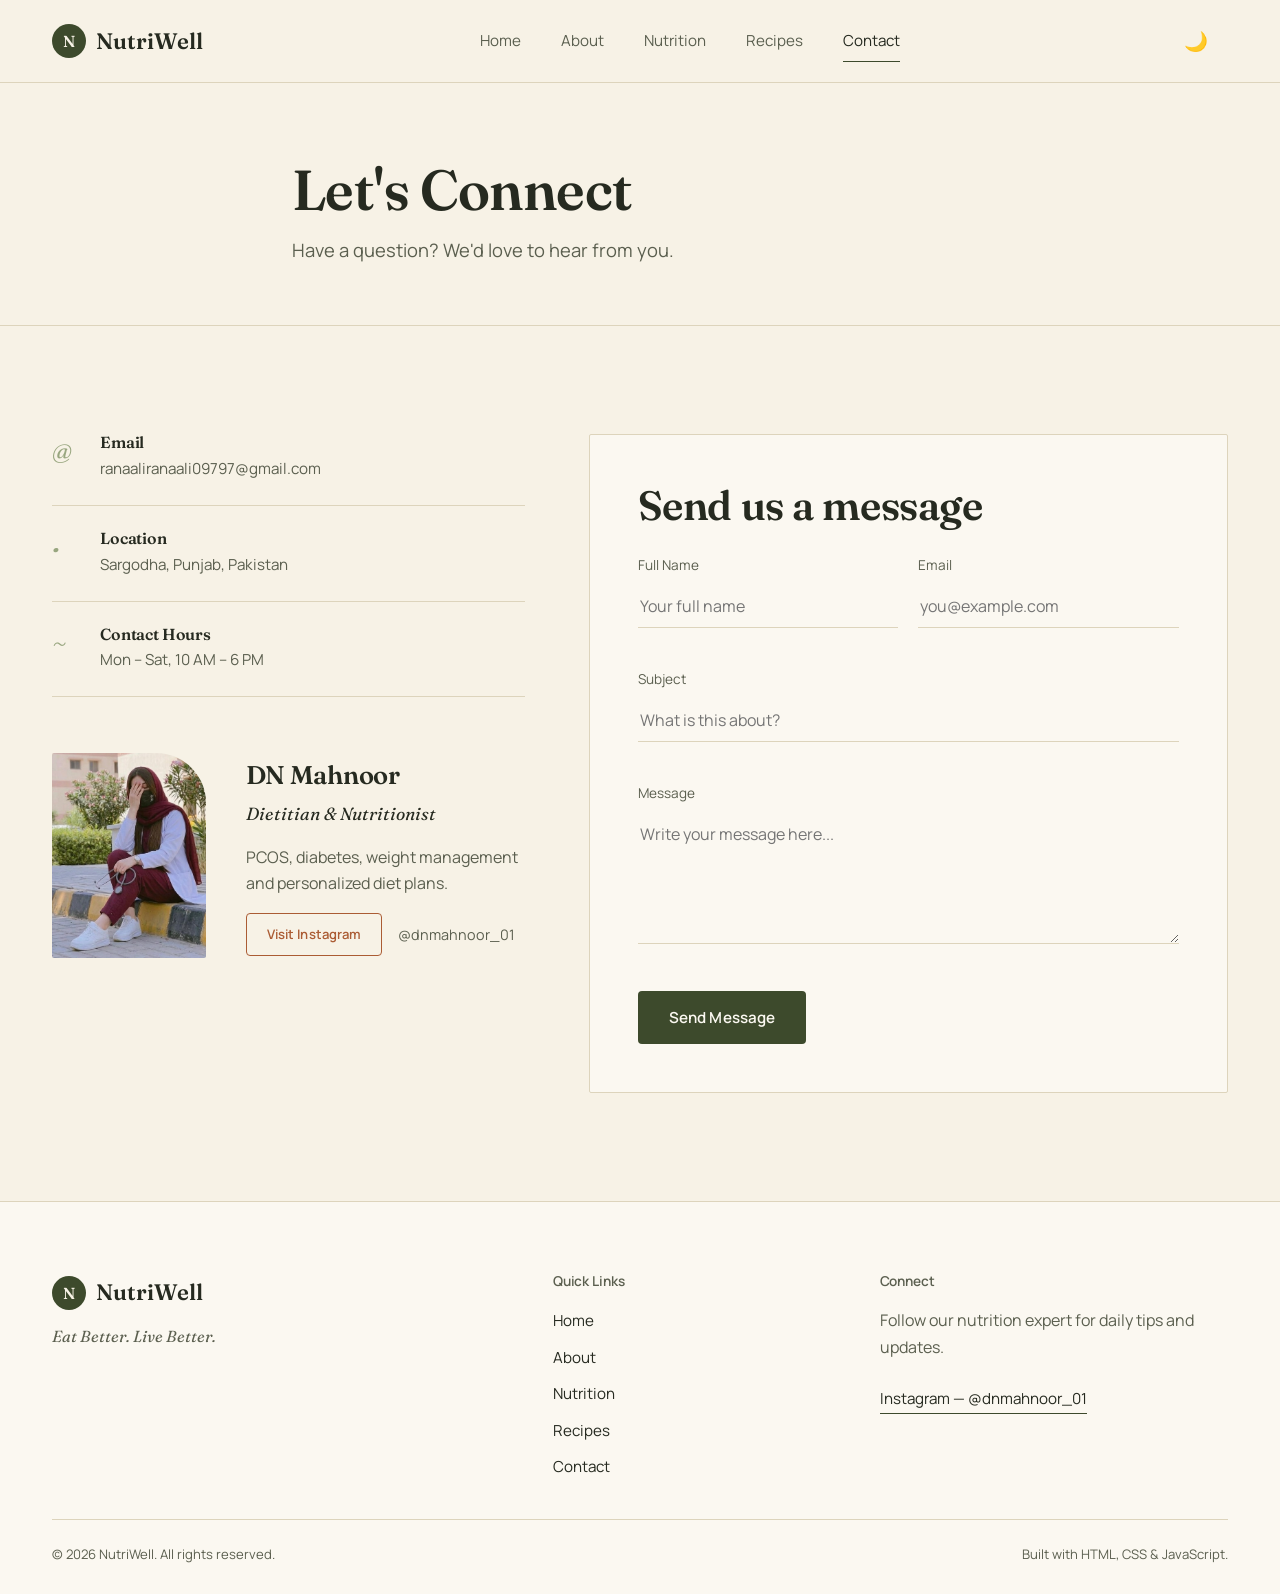
<file: contact.html>
<!DOCTYPE html>
<html lang="en">
<head>
  <meta charset="UTF-8">
  <meta name="viewport" content="width=device-width, initial-scale=1.0">
  <title>Contact — NutriWell</title>
  <meta name="description" content="Get in touch with NutriWell or connect with our featured nutrition expert, DN Mahnoor.">
  <link rel="preconnect" href="https://fonts.googleapis.com">
  <link href="https://fonts.googleapis.com/css2?family=Fraunces:ital,wght@0,500;0,600;1,500&family=Manrope:wght@400;500;600;700;800&display=swap" rel="stylesheet">
  <link rel="stylesheet" href="css/style.css">
</head>
<body>

  <header class="site-header">
    <div class="container navbar">
      <a href="index.html" class="logo"><span class="logo-mark">N</span>NutriWell</a>
      <nav class="nav-links" id="nav-links" aria-label="Main navigation">
        <a href="index.html">Home</a>
        <a href="about.html">About</a>
        <a href="nutrition.html">Nutrition</a>
        <a href="recipes.html">Recipes</a>
        <a href="contact.html" class="active">Contact</a>
      </nav>
      <button class="theme-toggle" id="theme-toggle" aria-label="Toggle dark mode">
        <span class="theme-icon">🌙</span>
      </button>
      <button class="hamburger" id="hamburger" aria-label="Toggle navigation menu" aria-expanded="false">
        <span></span><span></span><span></span>
      </button>
    </div>
  </header>

  <main>

    <section class="page-hero">
      <div class="container">
        <h1>Let's Connect</h1>
        <p>Have a question? We'd love to hear from you.</p>
      </div>
    </section>

    <!-- ============ CONTACT FORM + INFO ============ -->
    <section>
      <div class="container contact-layout">
        <div>
          <div class="contact-info-list">
            <div class="contact-info-row">
              <span class="contact-info-mark">@</span>
              <div>
                <h4>Email</h4>
                <p>ranaaliranaali09797@gmail.com</p>
              </div>
            </div>
            <div class="contact-info-row">
              <span class="contact-info-mark">&bull;</span>
              <div>
                <h4>Location</h4>
                <p>Sargodha, Punjab, Pakistan</p>
              </div>
            </div>
            <div class="contact-info-row">
              <span class="contact-info-mark">~</span>
              <div>
                <h4>Contact Hours</h4>
                <p>Mon – Sat, 10 AM – 6 PM</p>
              </div>
            </div>
          </div>

          <div class="expert-panel compact" style="margin-top:56px;">
            <div class="expert-photo">
              <img src="images/expert/dn-mahnoor.png" alt="Portrait of DN Mahnoor, Dietitian and Nutritionist" style="object-position: top center;">
            </div>
            <div class="expert-info">
              <h3>DN Mahnoor</h3>
              <p class="expert-title">Dietitian &amp; Nutritionist</p>
              <p class="expert-bio">PCOS, diabetes, weight management and personalized diet plans.</p>
              <div class="expert-social">
                <a href="https://www.instagram.com/dnmahnoor_01/" target="_blank" rel="noopener noreferrer" class="btn btn-clay btn-small">Visit Instagram</a>
                <span class="expert-handle">@dnmahnoor_01</span>
              </div>
            </div>
          </div>
        </div>

        <div class="contact-form-card">
          <h2>Send us a message</h2>
          <form id="contact-form" novalidate style="margin-top:26px;">
            <div class="form-row">
              <div class="form-group">
                <label for="contact-name">Full Name</label>
                <input type="text" id="contact-name" name="name" placeholder="Your full name">
                <span class="field-error" id="name-error"></span>
              </div>
              <div class="form-group">
                <label for="contact-email">Email</label>
                <input type="email" id="contact-email" name="email" placeholder="you@example.com">
                <span class="field-error" id="email-error"></span>
              </div>
            </div>
            <div class="form-group">
              <label for="contact-subject">Subject</label>
              <input type="text" id="contact-subject" name="subject" placeholder="What is this about?">
              <span class="field-error" id="subject-error"></span>
            </div>
            <div class="form-group">
              <label for="contact-message">Message</label>
              <textarea id="contact-message" name="message" rows="5" placeholder="Write your message here..."></textarea>
              <span class="field-error" id="message-error"></span>
            </div>
            <button type="submit" class="btn btn-primary">Send Message</button>
            <div class="form-success" id="form-success">
              <span aria-hidden="true">✓</span>
              <span>Thank you! Your message has been received.</span>
            </div>
          </form>
        </div>
      </div>
    </section>

  </main>

  <footer class="site-footer">
    <div class="container">
      <div class="footer-grid">
        <div class="footer-brand">
          <a href="index.html" class="logo"><span class="logo-mark">N</span>NutriWell</a>
          <p>Eat Better. Live Better.</p>
        </div>
        <div class="footer-col">
          <h4>Quick Links</h4>
          <ul>
            <li><a href="index.html">Home</a></li>
            <li><a href="about.html">About</a></li>
            <li><a href="nutrition.html">Nutrition</a></li>
            <li><a href="recipes.html">Recipes</a></li>
            <li><a href="contact.html">Contact</a></li>
          </ul>
        </div>
        <div class="footer-col">
          <h4>Connect</h4>
          <p>Follow our nutrition expert for daily tips and updates.</p>
          <a class="footer-social" href="https://www.instagram.com/dnmahnoor_01/" target="_blank" rel="noopener noreferrer">Instagram — @dnmahnoor_01</a>
        </div>
      </div>
      <div class="footer-bottom">
        <span>© 2026 NutriWell. All rights reserved.</span>
        <span>Built with HTML, CSS &amp; JavaScript.</span>
      </div>
    </div>
  </footer>

  <script src="js/script.js"></script>
</body>
</html>
</file>
<file: css/style.css>
/* =====================================================
   NutriWell — Editorial Wellness Stylesheet
   Vanilla CSS. Organized by feature/section.
   ===================================================== */

/* -----------------------------------------------------
   1. Design tokens
----------------------------------------------------- */
:root {
  /* Light Mode Colors */
  --ink: #262a20;            /* near-black, warm charcoal — primary text */
  --ink-soft: #5b5f4f;       /* secondary text on light backgrounds */
  --olive: #3d4a2c;          /* deep olive — primary brand color */
  --olive-dark: #2b3520;     /* darker olive — footer/forest sections */
  --sage: #98a67f;           /* soft sage — mid accents, borders on dark */
  --sage-pale: #dfe4d0;      /* pale sage tint */
  --cream: #f7f2e6;          /* warm cream — base page background */
  --paper: #fbf8f1;          /* slightly lighter paper tone */
  --beige: #efe7d4;          /* light beige — alternating section bg */
  --terracotta: #ab5c34;     /* muted terracotta/gold accent, used sparingly */
  --line: #ddd4bc;           /* hairline border on cream */
  --line-dark: rgba(247, 242, 230, 0.22); /* hairline on dark sections */
  --white: #ffffff;

  /* Typography */
  --font-serif: "Fraunces", "Iowan Old Style", Georgia, serif;
  --font-sans: "Manrope", "Segoe UI", sans-serif;

  /* Layout */
  --container: 1240px;
  --nav-height: 82px;
  --ease: cubic-bezier(0.22, 0.61, 0.36, 1);
}

/* Dark Mode Colors - Professional & Softer */
[data-theme="dark"] {
  --ink: #f5f4f1;            /* softer white text */
  --ink-soft: #d1cfc9;       /* warm secondary text */
  --olive: #8fbc72;          /* brighter olive for dark mode */
  --olive-dark: #6b9450;     /* olive dark variant */
  --sage: #a8b896;           /* softer sage */
  --sage-pale: #2d3328;      /* subtle sage background */
  --cream: #1e2019;          /* softer dark background */
  --paper: #252b21;          /* warm dark paper */
  --beige: #2a2f26;          /* warm dark beige */
  --terracotta: #e49470;     /* warmer terracotta */
  --line: #3d453a;           /* softer border color */
  --line-dark: rgba(213, 208, 196, 0.12); /* subtle light lines */
  --white: #1e2019;          /* matching dark background */
}

/* -----------------------------------------------------
   2. Reset & base
----------------------------------------------------- */
* {
  box-sizing: border-box;
}

html {
  scroll-behavior: smooth;
}

body {
  margin: 0;
  font-family: var(--font-sans);
  color: var(--ink);
  background: var(--cream);
  line-height: 1.65;
  -webkit-font-smoothing: antialiased;
  overflow-x: hidden;
}

img {
  max-width: 100%;
  display: block;
}

a {
  color: inherit;
  text-decoration: none;
}

ul, ol {
  margin: 0;
  padding: 0;
  list-style: none;
}

button {
  font-family: inherit;
  cursor: pointer;
  background: none;
  border: none;
}

input, textarea {
  font-family: inherit;
  font-size: 1rem;
}

h1, h2, h3, h4 {
  font-family: var(--font-serif);
  color: var(--ink);
  margin: 0;
  line-height: 1.1;
  font-weight: 600;
  letter-spacing: -0.01em;
}

h1 { font-size: clamp(2.6rem, 4.4vw, 3.9rem); }
h2 { font-size: clamp(2rem, 3.2vw, 2.75rem); }
h3 { font-size: clamp(1.35rem, 2vw, 1.65rem); font-weight: 600; }
h4 { font-size: 1.15rem; font-weight: 600; }

p {
  margin: 0 0 1rem;
  color: var(--ink-soft);
  max-width: 62ch;
}

p:last-child { margin-bottom: 0; }

.container {
  max-width: var(--container);
  margin: 0 auto;
  padding: 0 32px;
}

:focus-visible {
  outline: 2px solid var(--olive);
  outline-offset: 3px;
}

@media (prefers-reduced-motion: reduce) {
  * { animation-duration: 0.001ms !important; transition-duration: 0.001ms !important; }
}

section {
  padding: 108px 0;
}

.section-tight { padding: 72px 0; }

.section-cream { background: var(--beige); }

.section-forest {
  background: var(--olive-dark);
  color: var(--paper);
}

.section-forest p { color: rgba(251, 248, 241, 0.72); }

/* -----------------------------------------------------
   3. Section headings
----------------------------------------------------- */
.section-head {
  max-width: 640px;
  margin-bottom: 56px;
}

.section-head.center {
  max-width: 620px;
  margin-left: auto;
  margin-right: auto;
  text-align: center;
}

.section-head h2 {
  margin-top: 10px;
}

.section-head p {
  margin-top: 16px;
}

.section-head.center p { margin-left: auto; margin-right: auto; }

.section-kicker {
  font-family: var(--font-serif);
  font-style: italic;
  font-size: 1.05rem;
  color: var(--terracotta);
  display: block;
}

/* -----------------------------------------------------
   4. Buttons
----------------------------------------------------- */
.btn {
  display: inline-flex;
  align-items: center;
  justify-content: center;
  gap: 8px;
  padding: 15px 30px;
  border-radius: 4px;
  font-size: 0.95rem;
  font-weight: 600;
  letter-spacing: 0.01em;
  transition: background 0.3s var(--ease), color 0.3s var(--ease), border-color 0.3s var(--ease), transform 0.3s var(--ease);
  border: 1px solid transparent;
  white-space: nowrap;
}

.btn-primary {
  background: var(--olive);
  color: var(--paper);
}

.btn-primary:hover {
  background: var(--olive-dark);
}

.btn-outline {
  background: transparent;
  color: var(--olive);
  border-color: var(--olive);
}

.btn-outline:hover {
  background: var(--olive);
  color: var(--paper);
}

.btn-clay {
  background: transparent;
  color: var(--terracotta);
  border-color: var(--terracotta);
}

.btn-clay:hover {
  background: var(--terracotta);
  color: var(--paper);
}

.btn-small {
  padding: 10px 20px;
  font-size: 0.82rem;
}

/* On dark sections, outline buttons need light borders */
.section-forest .btn-outline {
  color: var(--paper);
  border-color: rgba(251, 248, 241, 0.5);
}

.section-forest .btn-outline:hover {
  background: var(--paper);
  color: var(--olive-dark);
}

/* -----------------------------------------------------
   5. Header & navigation
----------------------------------------------------- */
.site-header {
  position: sticky;
  top: 0;
  z-index: 100;
  background: rgba(247, 242, 230, 0.92);
  backdrop-filter: blur(10px);
  border-bottom: 1px solid var(--line);
  transition: background 0.3s var(--ease);
}

[data-theme="dark"] .site-header {
  background: rgba(30, 32, 25, 0.95);
  backdrop-filter: blur(12px);
  border-bottom: 1px solid var(--line);
}

.navbar {
  display: flex;
  align-items: center;
  justify-content: space-between;
  height: var(--nav-height);
}

.logo {
  font-family: var(--font-serif);
  font-size: 1.4rem;
  font-weight: 600;
  color: var(--ink);
  display: flex;
  align-items: center;
  gap: 10px;
  transition: color 0.3s var(--ease);
}

.logo-mark {
  width: 34px;
  height: 34px;
  border-radius: 50%;
  background: var(--olive);
  color: var(--cream);
  display: inline-flex;
  align-items: center;
  justify-content: center;
  font-size: 1rem;
  flex-shrink: 0;
  transition: background 0.3s var(--ease), color 0.3s var(--ease);
}

.nav-links {
  display: flex;
  align-items: center;
  gap: 40px;
}

.nav-links a {
  position: relative;
  font-size: 0.95rem;
  color: var(--ink-soft);
  padding: 6px 0;
  transition: color 0.25s var(--ease);
}

.nav-links a::after {
  content: "";
  position: absolute;
  left: 0;
  bottom: -2px;
  width: 0;
  height: 1px;
  background: var(--olive);
  transition: width 0.3s var(--ease);
}

.nav-links a:hover,
.nav-links a.active {
  color: var(--ink);
}

.nav-links a:hover::after,
.nav-links a.active::after {
  width: 100%;
}

/* Theme Toggle Button */
.theme-toggle {
  display: flex;
  align-items: center;
  justify-content: center;
  width: 40px;
  height: 40px;
  border-radius: 50%;
  background: var(--beige);
  border: 1px solid var(--line);
  cursor: pointer;
  transition: all 0.3s var(--ease);
  margin-right: 15px;
}

.theme-toggle:hover {
  background: var(--olive);
  transform: scale(1.1);
}

.theme-toggle:hover .theme-icon {
  filter: brightness(0) invert(1);
}

.theme-icon {
  font-size: 1.2rem;
  transition: all 0.3s var(--ease);
}

[data-theme="dark"] .theme-icon {
  content: "☀️";
}

/* Dark Mode Enhancements */
[data-theme="dark"] .btn-primary {
  background: var(--olive);
  color: var(--cream);
  border-color: var(--olive);
}

[data-theme="dark"] .btn-primary:hover {
  background: var(--olive-dark);
  border-color: var(--olive-dark);
}

[data-theme="dark"] .btn-outline {
  border-color: var(--line);
  color: var(--ink);
}

[data-theme="dark"] .btn-outline:hover {
  background: var(--sage-pale);
  border-color: var(--sage);
}

[data-theme="dark"] .recipe-card,
[data-theme="dark"] .food-card {
  background: var(--paper);
  border: 1px solid var(--line);
}

[data-theme="dark"] .modal-box {
  background: var(--paper);
  border: 1px solid var(--line);
}

.hamburger {
  display: none;
  flex-direction: column;
  justify-content: center;
  gap: 5px;
  width: 32px;
  height: 32px;
  padding: 0;
}

.hamburger span {
  display: block;
  width: 100%;
  height: 1.5px;
  background: var(--ink);
  transition: transform 0.3s var(--ease), opacity 0.3s var(--ease), background 0.3s var(--ease);
}

.hamburger.is-open span:nth-child(1) { transform: translateY(6.5px) rotate(45deg); }
.hamburger.is-open span:nth-child(2) { opacity: 0; }
.hamburger.is-open span:nth-child(3) { transform: translateY(-6.5px) rotate(-45deg); }

/* Theme Toggle Button */
.theme-toggle {
  background: none;
  border: none;
  cursor: pointer;
  padding: 8px;
  border-radius: 8px;
  transition: background 0.3s var(--ease);
  margin-right: 12px;
  display: flex;
  align-items: center;
  justify-content: center;
}

.theme-toggle:hover {
  background: var(--sage-pale);
}

.theme-icon {
  font-size: 1.2rem;
  display: block;
  transition: transform 0.3s var(--ease);
}

.theme-toggle:hover .theme-icon {
  transform: scale(1.1);
}

[data-theme="dark"] .theme-toggle:hover {
  background: rgba(255, 255, 255, 0.1);
}

@media (max-width: 860px) {
  .hamburger { display: flex; }
  .theme-toggle { 
    margin-right: 8px;
    padding: 6px;
  }
  .theme-icon {
    font-size: 1.1rem;
  }
  
  .theme-toggle { 
    margin-right: 10px;
    width: 36px;
    height: 36px;
  }

  .nav-links {
    position: fixed;
    inset: var(--nav-height) 0 0 0;
    background: var(--cream);
    flex-direction: column;
    align-items: flex-start;
    justify-content: flex-start;
    gap: 4px;
    padding: 40px 32px;
    transform: translateY(-12px);
    opacity: 0;
    pointer-events: none;
    transition: opacity 0.3s var(--ease), transform 0.3s var(--ease), background 0.3s var(--ease);
  }

  .nav-links.is-open {
    opacity: 1;
    transform: translateY(0);
    pointer-events: auto;
  }

  .nav-links a {
    width: 100%;
    padding: 16px 0;
    border-bottom: 1px solid var(--line);
    font-family: var(--font-serif);
    font-size: 1.3rem;
    color: var(--ink);
  }

  .nav-links a::after { display: none; }
}

/* -----------------------------------------------------
   6. Page hero (inner pages)
----------------------------------------------------- */
.page-hero {
  padding: 76px 0 60px;
  border-bottom: 1px solid var(--line);
}

.page-hero .container {
  max-width: 760px;
}

.page-hero h1 {
  margin-bottom: 14px;
}

.page-hero p {
  font-size: 1.15rem;
  max-width: 46ch;
}

/* -----------------------------------------------------
   7. Home — hero
----------------------------------------------------- */
.hero {
  position: relative;
  padding: 96px 0 110px;
  overflow: hidden;
}

.hero .container {
  display: grid;
  grid-template-columns: 1fr 1fr;
  gap: 80px;
  align-items: center;
  position: relative;
  z-index: 1;
  max-width: 1200px;
}

.hero-eyebrow {
  font-family: var(--font-serif);
  font-style: italic;
  color: var(--terracotta);
  font-size: 1.1rem;
  display: block;
  margin-bottom: 18px;
}

.hero-copy h1 {
  margin-bottom: 22px;
}

.hero-copy p {
  font-size: 1.2rem;
  max-width: 42ch;
  margin-bottom: 34px;
}

.hero-actions {
  display: flex;
  gap: 16px;
  flex-wrap: wrap;
}

.hero-visual {
  position: relative;
}

.hero-visual img {
  width: 100%;
  height: 450px;
  object-fit: cover;
  object-position: center;
  border-radius: 12px;
  box-shadow: 0 8px 32px rgba(0, 0, 0, 0.12);
}

.hero-visual-caption {
  margin-top: 16px;
  display: flex;
  justify-content: space-between;
  font-size: 0.82rem;
  color: var(--ink-soft);
  border-top: 1px solid var(--line);
  padding-top: 14px;
}

.hero-shape-1 {
  position: absolute;
  top: -140px;
  left: -160px;
  width: 420px;
  height: 420px;
  border-radius: 46% 54% 62% 38% / 55% 45% 55% 45%;
  background: var(--sage-pale);
  opacity: 0.55;
  z-index: 0;
}

.hero-shape-2 {
  position: absolute;
  bottom: -120px;
  right: 10%;
  width: 220px;
  height: 220px;
  border-radius: 60% 40% 45% 55% / 50% 60% 40% 50%;
  background: var(--beige);
  z-index: 0;
}

@media (max-width: 900px) {
  .hero .container { 
    grid-template-columns: 1fr; 
    gap: 44px; 
    max-width: 100%;
  }
  .hero-visual { 
    order: -1; 
  }
  .hero-visual img {
    height: 300px;
  }
  .hero { 
    padding: 56px 0 72px; 
  }
}

/* -----------------------------------------------------
   8. Split layout (image + text), reused across pages
----------------------------------------------------- */
.split {
  display: grid;
  grid-template-columns: 0.95fr 1.05fr;
  gap: 72px;
  align-items: center;
}

.split-reverse { grid-template-columns: 1.05fr 0.95fr; }
.split-reverse .split-media { order: 2; }
.split-reverse .split-text { order: 1; }

.split-media img {
  width: 100%;
  aspect-ratio: 5 / 6;
  object-fit: cover;
  border-radius: 2px;
}

.split-text .section-kicker { margin-bottom: 14px; }
.split-text h2 { margin-bottom: 20px; }
.split-text p { font-size: 1.05rem; }
.split-text p + p { margin-top: 16px; }

@media (max-width: 900px) {
  .split, .split-reverse {
    grid-template-columns: 1fr;
    gap: 36px;
  }
  .split-reverse .split-media,
  .split-reverse .split-text { order: initial; }
}

/* -----------------------------------------------------
   9. Goal finder (home)
----------------------------------------------------- */
.goal-finder {
  display: grid;
  grid-template-columns: 1.3fr 0.9fr;
  gap: 64px;
  align-items: start;
}

.goal-list {
  display: flex;
  flex-wrap: wrap;
  gap: 0;
  margin-top: 32px;
  border-top: 1px solid var(--line);
}

.goal-item {
  padding: 16px 22px 16px 0;
  margin-right: 22px;
  border-bottom: 1px solid var(--line);
  font-size: 0.98rem;
  color: var(--ink);
  position: relative;
}

.goal-item::before {
  content: "";
  display: inline-block;
  width: 5px;
  height: 5px;
  border-radius: 50%;
  background: var(--terracotta);
  margin-right: 10px;
  vertical-align: middle;
}

.goal-item:hover { color: var(--olive); }

.personalize-panel {
  background: var(--olive);
  color: var(--paper);
  padding: 46px 40px;
  border-radius: 2px 40px 2px 2px;
}

.personalize-panel .section-kicker { color: var(--sage-pale); }

.personalize-panel h3 {
  color: var(--paper);
  margin: 12px 0 16px;
}

.personalize-panel p {
  color: rgba(251, 248, 241, 0.75);
  margin-bottom: 26px;
}

.personalize-panel .btn-primary {
  background: var(--paper);
  color: var(--olive-dark);
}

.personalize-panel .btn-primary:hover {
  background: var(--sage-pale);
}

@media (max-width: 900px) {
  .goal-finder { grid-template-columns: 1fr; gap: 36px; }
}

/* -----------------------------------------------------
   10. Why NutriWell — editorial benefit rows
----------------------------------------------------- */
.benefit-editorial {
  display: grid;
  grid-template-columns: repeat(3, 1fr);
  gap: 0;
  border-top: 1px solid var(--line);
}

.benefit-row {
  padding: 40px 32px 40px 0;
  border-right: 1px solid var(--line);
}

.benefit-row:last-child { border-right: none; }

.benefit-index {
  font-family: var(--font-serif);
  font-style: italic;
  font-size: 1.6rem;
  color: var(--terracotta);
  display: block;
  margin-bottom: 18px;
}

.benefit-row h3 { margin-bottom: 12px; }

@media (max-width: 860px) {
  .benefit-editorial { grid-template-columns: 1fr; }
  .benefit-row {
    border-right: none;
    border-bottom: 1px solid var(--line);
    padding: 32px 0;
  }
  .benefit-row:last-child { border-bottom: none; }
}

/* Legacy benefit-list (About / Home use) kept for structural compatibility */
.benefit-list {
  margin-top: 28px;
  display: flex;
  flex-direction: column;
  gap: 22px;
}

.benefit-item {
  display: flex;
  gap: 18px;
  align-items: flex-start;
  padding-bottom: 22px;
  border-bottom: 1px solid var(--line);
}

.benefit-item:last-child { border-bottom: none; padding-bottom: 0; }

.benefit-dot {
  font-family: var(--font-serif);
  font-style: italic;
  color: var(--terracotta);
  font-size: 1.2rem;
  flex-shrink: 0;
  width: 28px;
}

.benefit-item strong {
  display: block;
  font-family: var(--font-serif);
  font-size: 1.1rem;
  font-weight: 600;
  margin-bottom: 4px;
}

.benefit-item span {
  color: var(--ink-soft);
  font-size: 0.95rem;
}

/* -----------------------------------------------------
   11. Habits / foundations — editorial mixed layout
----------------------------------------------------- */
.habits-editorial {
  display: grid;
  grid-template-columns: 1.15fr 1fr;
  gap: 24px;
}

.habit-feature {
  grid-column: 1;
  grid-row: 1 / span 3;
  position: relative;
  border-radius: 2px;
  overflow: hidden;
  min-height: 460px;
  background-size: cover;
  background-position: center;
  display: flex;
  align-items: flex-end;
  padding: 34px;
}

.habit-feature::before {
  content: "";
  position: absolute;
  inset: 0;
  background: linear-gradient(180deg, rgba(38, 42, 32, 0) 40%, rgba(38, 42, 32, 0.82) 100%);
}

.habit-feature h3, .habit-feature p {
  position: relative;
  color: var(--paper);
  z-index: 1;
}

.habit-feature p { color: rgba(251, 248, 241, 0.82); max-width: 34ch; }

.habit-plain {
  padding: 30px 0 30px;
  border-bottom: 1px solid var(--line);
}

.habit-plain:last-child { border-bottom: none; }

.habit-plain .habit-mark {
  font-family: var(--font-serif);
  font-style: italic;
  font-size: 1.3rem;
  color: var(--terracotta);
  display: block;
  margin-bottom: 14px;
}

.habit-plain h3 { margin-bottom: 10px; }

@media (max-width: 900px) {
  .habits-editorial { grid-template-columns: 1fr; }
  .habit-feature { grid-row: auto; min-height: 320px; }
}

/* -----------------------------------------------------
   12. Featured foods — editorial photo gallery
----------------------------------------------------- */
.food-gallery {
  display: grid;
  grid-template-columns: repeat(4, 1fr);
  grid-template-rows: repeat(2, 260px);
  gap: 18px;
}

.gallery-item {
  position: relative;
  border-radius: 2px;
  overflow: hidden;
}

.gallery-item img {
  width: 100%;
  height: 100%;
  object-fit: cover;
  transition: transform 0.6s var(--ease);
}

.gallery-item:hover img { transform: scale(1.05); }

.gallery-item figcaption {
  position: absolute;
  left: 0;
  right: 0;
  bottom: 0;
  padding: 16px;
  background: linear-gradient(180deg, rgba(38,42,32,0) 0%, rgba(38,42,32,0.72) 100%);
  color: var(--paper);
}

.gallery-item figcaption strong { display: block; font-family: var(--font-serif); font-size: 1.05rem; }
.gallery-item figcaption span { font-size: 0.78rem; color: rgba(251,248,241,0.8); }

.gallery-item.g-feature { grid-column: 1 / 2; grid-row: 1 / 3; }
.gallery-item.g-wide { grid-column: span 2; grid-row: 1 / 2; }
.gallery-item.g-wide.g-row2 { grid-row: 2 / 3; }
.gallery-item.g-cell { grid-column: span 1; }
.gallery-item.g-cell.g-row1 { grid-row: 1 / 2; }
.gallery-item.g-cell.g-row2 { grid-row: 2 / 3; }

@media (max-width: 900px) {
  .food-gallery { grid-template-columns: repeat(2, 1fr); grid-template-rows: none; grid-auto-rows: 200px; }
  .gallery-item, .gallery-item.g-feature, .gallery-item.g-wide, .gallery-item.g-cell {
    grid-column: span 1;
    grid-row: auto;
  }
  .gallery-item.g-feature { grid-column: span 2; grid-row: span 2; }
}

/* -----------------------------------------------------
   13. Daily nutrition tip
----------------------------------------------------- */
.tip-block {
  max-width: 760px;
  margin: 0 auto;
  text-align: center;
  position: relative;
}

.tip-mark {
  font-family: var(--font-serif);
  font-size: 4rem;
  color: var(--terracotta);
  line-height: 1;
  display: block;
  margin-bottom: 4px;
}

.tip-block p#tip-text {
  font-family: var(--font-serif);
  font-size: clamp(1.4rem, 2.4vw, 1.9rem);
  color: var(--ink);
  font-weight: 500;
  line-height: 1.4;
  max-width: none;
  margin-bottom: 34px;
}

/* -----------------------------------------------------
   14. Trust strip
----------------------------------------------------- */
.trust-strip {
  display: flex;
  justify-content: center;
  flex-wrap: wrap;
  gap: 0;
  border-top: 1px solid var(--line);
  border-bottom: 1px solid var(--line);
}

.trust-strip span {
  padding: 26px 34px;
  font-size: 0.92rem;
  color: var(--ink-soft);
  border-right: 1px solid var(--line);
}

.trust-strip span:last-child { border-right: none; }

@media (max-width: 700px) {
  .trust-strip span { border-right: none; border-bottom: 1px solid var(--line); width: 100%; text-align: center; padding: 18px 0; }
  .trust-strip span:last-child { border-bottom: none; }
}

/* -----------------------------------------------------
   15. Testimonials — one large quote + two smaller
----------------------------------------------------- */
.testimonial-editorial {
  display: grid;
  grid-template-columns: 1.3fr 1fr;
  gap: 56px;
}

.testimonial-feature {
  border-right: 1px solid var(--line);
  padding-right: 56px;
}

.testimonial-feature .quote {
  font-family: var(--font-serif);
  font-size: clamp(1.5rem, 2.4vw, 2rem);
  color: var(--ink);
  font-weight: 500;
  line-height: 1.35;
  max-width: none;
}

.testimonial-side {
  display: flex;
  flex-direction: column;
  gap: 32px;
}

.testimonial-side .quote {
  font-size: 1.02rem;
  font-style: italic;
  color: var(--ink-soft);
}

.testimonial-person {
  margin-top: 16px;
  font-size: 0.9rem;
}

.testimonial-person strong {
  font-family: var(--font-sans);
  color: var(--ink);
  display: block;
}

.testimonial-person span { color: var(--ink-soft); }

@media (max-width: 860px) {
  .testimonial-editorial { grid-template-columns: 1fr; }
  .testimonial-feature { border-right: none; padding-right: 0; border-bottom: 1px solid var(--line); padding-bottom: 36px; }
}

/* -----------------------------------------------------
   16. Connect with expert — varied image grid
----------------------------------------------------- */
.connect-editorial {
  display: grid;
  grid-template-columns: 1.1fr 0.9fr;
  gap: 22px;
}

.connect-editorial .connect-primary {
  grid-row: span 2;
}

.connect-card {
  position: relative;
  display: block;
  border-radius: 2px;
  overflow: hidden;
  min-height: 220px;
}

.connect-primary { min-height: 460px; }

.connect-card img {
  width: 100%;
  height: 100%;
  object-fit: cover;
  position: absolute;
  inset: 0;
  transition: transform 0.6s var(--ease);
}

.connect-card:hover img { transform: scale(1.04); }

.connect-card-label {
  position: absolute;
  left: 0; right: 0; bottom: 0;
  padding: 22px;
  background: linear-gradient(180deg, rgba(38,42,32,0) 0%, rgba(38,42,32,0.78) 100%);
  color: var(--paper);
}

.connect-card-label strong { display: block; font-family: var(--font-serif); font-size: 1.15rem; }
.connect-card-label span { font-size: 0.82rem; color: rgba(251,248,241,0.82); }

@media (max-width: 860px) {
  .connect-editorial { grid-template-columns: 1fr; }
  .connect-editorial .connect-primary { grid-row: auto; }
  .connect-primary { min-height: 300px; }
}

/* -----------------------------------------------------
   17. Newsletter panel
----------------------------------------------------- */
.promo-panel {
  display: grid;
  grid-template-columns: 1fr 0.8fr;
  gap: 56px;
  align-items: center;
  border-top: 1px solid var(--line);
  padding-top: 64px;
}

.promo-text form { margin-top: 26px; }

.inline-form {
  display: flex;
  gap: 0;
  border-bottom: 1px solid var(--ink);
  max-width: 460px;
  padding-bottom: 6px;
}

.inline-form input {
  flex: 1;
  border: none;
  background: transparent;
  padding: 8px 4px;
  font-size: 1rem;
  color: var(--ink);
}

.inline-form input::placeholder { color: var(--ink-soft); }

.inline-form button {
  font-size: 0.85rem;
  font-weight: 600;
  color: var(--olive);
  padding: 8px 4px;
}

.inline-form button:hover { color: var(--terracotta); }

.newsletter-note {
  display: block;
  margin-top: 12px;
  font-size: 0.85rem;
}

.newsletter-note.error { color: var(--terracotta); }
.newsletter-note.success { color: var(--olive); }

.promo-media img {
  width: 100%;
  aspect-ratio: 4/3;
  object-fit: cover;
  border-radius: 2px;
}

@media (max-width: 860px) {
  .promo-panel { grid-template-columns: 1fr; gap: 32px; }
  .promo-media { order: -1; }
}

/* -----------------------------------------------------
   18. CTA banner
----------------------------------------------------- */
.cta-banner {
  display: flex;
  justify-content: space-between;
  align-items: center;
  gap: 40px;
  flex-wrap: wrap;
  background: var(--olive);
  color: var(--paper);
  padding: 56px 60px;
  border-radius: 2px 60px 2px 2px;
}

.cta-banner h2 { color: var(--paper); margin-bottom: 10px; }
.cta-banner p { color: rgba(251,248,241,0.75); max-width: 46ch; }

.cta-actions { display: flex; gap: 14px; flex-wrap: wrap; }

.cta-banner .btn-primary { background: var(--paper); color: var(--olive-dark); }
.cta-banner .btn-primary:hover { background: var(--sage-pale); }
.cta-banner .btn-clay { color: var(--paper); border-color: rgba(251,248,241,0.5); }
.cta-banner .btn-clay:hover { background: var(--paper); color: var(--olive-dark); border-color: var(--paper); }

@media (max-width: 700px) {
  .cta-banner { padding: 40px 28px; border-radius: 2px 32px 2px 2px; }
}

/* -----------------------------------------------------
   19. Footer
----------------------------------------------------- */
.site-footer {
  background: var(--paper);
  border-top: 1px solid var(--line);
  padding: 72px 0 28px;
}

.footer-grid {
  display: grid;
  grid-template-columns: 1.3fr 0.8fr 1fr;
  gap: 48px;
  padding-bottom: 40px;
  border-bottom: 1px solid var(--line);
}

.footer-brand p {
  margin-top: 12px;
  font-family: var(--font-serif);
  font-style: italic;
  color: var(--ink-soft);
}

.footer-col h4 {
  font-family: var(--font-sans);
  font-size: 0.85rem;
  color: var(--ink-soft);
  font-weight: 600;
  margin-bottom: 18px;
}

.footer-col ul { display: flex; flex-direction: column; gap: 10px; }
.footer-col a { font-size: 0.95rem; color: var(--ink); }
.footer-col a:hover { color: var(--olive); }

.footer-social {
  display: inline-block;
  margin-top: 10px;
  font-size: 0.95rem;
  color: var(--olive);
  border-bottom: 1px solid var(--olive);
  padding-bottom: 2px;
}

.footer-bottom {
  display: flex;
  justify-content: space-between;
  flex-wrap: wrap;
  gap: 8px;
  padding-top: 24px;
  font-size: 0.82rem;
  color: var(--ink-soft);
}

@media (max-width: 700px) {
  .footer-grid { grid-template-columns: 1fr; gap: 32px; }
}

/* -----------------------------------------------------
   20. About — approach steps (staggered, distinct)
----------------------------------------------------- */
.approach-editorial {
  display: grid;
  grid-template-columns: repeat(3, 1fr);
  gap: 28px;
}

.approach-step-block:nth-child(2) { margin-top: 44px; }
.approach-step-block:nth-child(3) { margin-top: 88px; }

.approach-num {
  font-family: var(--font-serif);
  font-size: 2.6rem;
  font-style: italic;
  color: var(--sage);
  display: block;
  margin-bottom: 18px;
}

.approach-step-block h3 { margin-bottom: 12px; }
.approach-step-block { padding-top: 24px; border-top: 2px solid var(--ink); }

@media (max-width: 860px) {
  .approach-editorial { grid-template-columns: 1fr; gap: 40px; }
  .approach-step-block:nth-child(2), .approach-step-block:nth-child(3) { margin-top: 0; }
}

/* -----------------------------------------------------
   21. Numbered accordion
----------------------------------------------------- */
.accordion { border-top: 1px solid var(--line); max-width: 780px; margin: 0 auto; }

.accordion-item { border-bottom: 1px solid var(--line); }

.accordion-trigger {
  width: 100%;
  display: flex;
  align-items: center;
  gap: 26px;
  padding: 28px 4px;
  text-align: left;
  font-family: var(--font-serif);
  font-size: 1.2rem;
  color: var(--ink);
}

.accordion-num {
  font-size: 0.95rem;
  color: var(--terracotta);
  font-family: var(--font-sans);
  font-weight: 600;
  flex-shrink: 0;
  width: 28px;
}

.accordion-trigger span:not(.accordion-num):not(.accordion-icon) { flex: 1; }

.accordion-icon {
  font-family: var(--font-sans);
  font-size: 1.3rem;
  color: var(--ink-soft);
  transition: transform 0.3s var(--ease);
  flex-shrink: 0;
}

.accordion-item.is-open .accordion-icon { transform: rotate(45deg); color: var(--olive); }

.accordion-panel {
  max-height: 0;
  overflow: hidden;
  transition: max-height 0.4s var(--ease);
}

.accordion-panel p {
  padding: 0 4px 28px 54px;
  font-size: 1rem;
}

/* -----------------------------------------------------
   22. About — stats
----------------------------------------------------- */
.stats-grid {
  display: grid;
  grid-template-columns: repeat(4, 1fr);
  gap: 24px;
  text-align: center;
}

.stat-number {
  font-family: var(--font-serif);
  font-size: clamp(2.4rem, 4vw, 3.4rem);
  color: var(--paper);
  font-style: italic;
}

.stat-label {
  margin-top: 8px;
  font-size: 0.88rem;
  color: rgba(251,248,241,0.68);
}

@media (max-width: 700px) {
  .stats-grid { grid-template-columns: repeat(2, 1fr); gap: 36px 20px; }
}

/* -----------------------------------------------------
   23. Nutrition categories — elegant list
----------------------------------------------------- */
.category-list {
  display: grid;
  grid-template-columns: repeat(2, 1fr);
  border-top: 1px solid var(--line);
  border-left: 1px solid var(--line);
}

.category-row {
  display: flex;
  align-items: baseline;
  gap: 22px;
  padding: 26px 28px;
  border-right: 1px solid var(--line);
  border-bottom: 1px solid var(--line);
}

.category-initial {
  font-family: var(--font-serif);
  font-style: italic;
  font-size: 1.7rem;
  color: var(--sage);
  flex-shrink: 0;
  width: 34px;
}

.category-row h3 { margin-bottom: 4px; font-size: 1.15rem; }
.category-row p { font-size: 0.92rem; margin-bottom: 6px; }

.category-examples {
  font-size: 0.8rem;
  color: var(--terracotta);
  font-style: italic;
}

@media (max-width: 760px) {
  .category-list { grid-template-columns: 1fr; }
}

/* -----------------------------------------------------
   24. Filter bar (Food Explorer / Recipes)
----------------------------------------------------- */
.filter-bar {
  display: flex;
  gap: 30px;
  flex-wrap: wrap;
  border-bottom: 1px solid var(--line);
  margin-bottom: 44px;
}

.filter-btn {
  padding: 0 0 16px;
  font-size: 0.95rem;
  color: var(--ink-soft);
  position: relative;
  border-bottom: 2px solid transparent;
  margin-bottom: -1px;
  transition: color 0.25s var(--ease);
}

.filter-btn:hover { color: var(--ink); }

.filter-btn.active {
  color: var(--olive);
  border-bottom-color: var(--olive);
}

/* -----------------------------------------------------
   25. Food explorer grid (JS-rendered cards)
----------------------------------------------------- */
.food-grid {
  display: grid;
  grid-template-columns: repeat(4, 1fr);
  gap: 32px 26px;
}

.food-card {
  display: flex;
  flex-direction: column;
}

.food-card img {
  width: 100%;
  aspect-ratio: 4/5;
  object-fit: cover;
  border-radius: 2px;
  margin-bottom: 16px;
  transition: transform 0.5s var(--ease);
}

.food-card:hover img { transform: scale(1.03); }

.food-card-body { border-top: 1px solid var(--line); padding-top: 12px; }

.food-card-tag {
  font-size: 0.72rem;
  text-transform: uppercase;
  letter-spacing: 0.06em;
  color: var(--terracotta);
}

.food-card-body h4 {
  margin: 6px 0 4px;
  font-size: 1.05rem;
}

.food-card-body p {
  font-size: 0.9rem;
}

.empty-state {
  grid-column: 1 / -1;
  text-align: center;
  color: var(--ink-soft);
  padding: 40px 0;
}

@media (max-width: 900px) {
  .food-grid { grid-template-columns: repeat(2, 1fr); }
}

@media (max-width: 520px) {
  .food-grid { grid-template-columns: 1fr; }
}

/* -----------------------------------------------------
   26. BMI calculator
----------------------------------------------------- */
.bmi-panel {
  display: grid;
  grid-template-columns: 0.9fr 1.1fr;
  gap: 0;
  border: 1px solid var(--line);
  border-radius: 2px;
  overflow: hidden;
}

.bmi-form-side {
  background: var(--paper);
  padding: 52px 48px;
}

.bmi-result-side {
  background: var(--olive);
  color: var(--paper);
  padding: 52px 48px;
  display: flex;
  flex-direction: column;
  justify-content: center;
}

.form-group { margin-bottom: 22px; }

.form-group label {
  display: block;
  font-size: 0.85rem;
  color: var(--ink-soft);
  margin-bottom: 8px;
}

.form-group input,
.form-group textarea {
  width: 100%;
  border: none;
  border-bottom: 1px solid var(--line);
  background: transparent;
  padding: 10px 2px;
  color: var(--ink);
  transition: border-color 0.25s var(--ease);
}

.form-group input:focus,
.form-group textarea:focus {
  border-bottom-color: var(--olive);
  outline: none;
}

.field-error {
  display: block;
  font-size: 0.78rem;
  color: var(--terracotta);
  margin-top: 6px;
  min-height: 1em;
}

.bmi-actions { display: flex; gap: 14px; margin-top: 30px; }

.bmi-result-side .btn-outline { color: var(--paper); border-color: rgba(251,248,241,0.5); }
.bmi-result-side .btn-outline:hover { background: var(--paper); color: var(--olive-dark); }

.bmi-placeholder {
  color: rgba(251,248,241,0.72);
  font-family: var(--font-serif);
  font-style: italic;
  font-size: 1.15rem;
  max-width: 32ch;
}

.bmi-value {
  font-family: var(--font-serif);
  font-size: 3.4rem;
  font-style: italic;
  line-height: 1;
}

.bmi-category {
  display: inline-block;
  margin-top: 12px;
  font-size: 0.85rem;
  letter-spacing: 0.03em;
  padding: 6px 14px;
  border-radius: 20px;
  border: 1px solid rgba(251,248,241,0.5);
}

.bmi-category.status-under { border-color: #c9d6a8; color: #c9d6a8; }
.bmi-category.status-normal { border-color: #dfe4d0; color: var(--paper); }
.bmi-category.status-over { border-color: #e3b98a; color: #e3b98a; }
.bmi-category.status-obese { border-color: #d99a7c; color: #d99a7c; }

.bmi-message { margin-top: 18px; color: rgba(251,248,241,0.8); }

.bmi-disclaimer {
  margin-top: 24px;
  font-size: 0.78rem;
  color: rgba(251,248,241,0.55);
}

@media (max-width: 860px) {
  .bmi-panel { grid-template-columns: 1fr; }
  .bmi-form-side, .bmi-result-side { padding: 40px 30px; }
}

/* -----------------------------------------------------
   27. Expert panel — Meet Your Nutrition Expert
----------------------------------------------------- */
.expert-panel {
  display: grid;
  grid-template-columns: 0.75fr 1.25fr;
  gap: 60px;
  align-items: center;
}

.expert-panel.compact { grid-template-columns: 0.55fr 1fr; gap: 40px; }

.expert-photo img {
  width: 100%;
  aspect-ratio: 3/4;
  object-fit: cover;
  border-radius: 2px 50px 2px 2px;
}

.expert-info .section-kicker { margin-bottom: 10px; }
.expert-info h3 { margin: 6px 0 10px; }

.expert-title {
  font-family: var(--font-serif);
  font-style: italic;
  color: var(--ink);
  font-size: 1.1rem;
}

.expert-bio { margin-top: 14px; max-width: 52ch; }

.expertise-tags {
  display: flex;
  flex-wrap: wrap;
  gap: 10px;
  margin: 22px 0;
}

.expertise-tags span {
  font-size: 0.82rem;
  padding: 7px 16px;
  border: 1px solid var(--line);
  border-radius: 20px;
  color: var(--ink-soft);
}

.expert-social {
  display: flex;
  align-items: center;
  gap: 16px;
  margin-top: 8px;
  flex-wrap: wrap;
}

.expert-handle { font-size: 0.9rem; color: var(--ink-soft); }

@media (max-width: 860px) {
  .expert-panel, .expert-panel.compact { grid-template-columns: 1fr; gap: 30px; }
  .expert-photo img { max-width: 320px; margin: 0 auto; }
}

/* -----------------------------------------------------
   28. Recipes grid (JS-rendered cards) + modal
----------------------------------------------------- */
.recipe-grid {
  display: grid;
  grid-template-columns: repeat(3, 1fr);
  gap: 40px 30px;
}

.recipe-card { display: flex; flex-direction: column; }

.recipe-card img {
  width: 100%;
  aspect-ratio: 4/3;
  object-fit: cover;
  border-radius: 2px;
  margin-bottom: 18px;
  transition: transform 0.5s var(--ease);
}

.recipe-card:hover img { transform: scale(1.03); }

.recipe-card-tag {
  font-size: 0.72rem;
  text-transform: uppercase;
  letter-spacing: 0.06em;
  color: var(--terracotta);
}

.recipe-card-body h3 { margin: 8px 0 8px; }

.recipe-meta {
  display: flex;
  gap: 14px;
  margin: 14px 0 18px;
  font-size: 0.85rem;
  color: var(--ink-soft);
}

.recipe-meta span:nth-child(2) {
  padding-left: 14px;
  border-left: 1px solid var(--line);
}

@media (max-width: 900px) {
  .recipe-grid { grid-template-columns: repeat(2, 1fr); }
}
@media (max-width: 560px) {
  .recipe-grid { grid-template-columns: 1fr; }
}

.modal-overlay {
  position: fixed;
  inset: 0;
  background: rgba(38, 42, 32, 0.68);
  display: flex;
  align-items: center;
  justify-content: center;
  padding: 24px;
  opacity: 0;
  visibility: hidden;
  transition: opacity 0.3s var(--ease), visibility 0.3s var(--ease);
  z-index: 200;
}

.modal-overlay.is-open { opacity: 1; visibility: visible; }

.modal-box {
  background: var(--paper);
  max-width: 720px;
  width: 100%;
  max-height: 88vh;
  overflow-y: auto;
  border-radius: 2px;
  position: relative;
  transform: translateY(16px) scale(0.98);
  transition: transform 0.35s var(--ease);
}

.modal-overlay.is-open .modal-box { transform: translateY(0) scale(1); }

.modal-close {
  position: absolute;
  top: 18px;
  right: 18px;
  width: 38px;
  height: 38px;
  border-radius: 50%;
  background: rgba(38,42,32,0.55);
  color: var(--paper);
  font-size: 1rem;
  z-index: 2;
}

.modal-image {
  width: 100%;
  aspect-ratio: 16/9;
  object-fit: cover;
}

.modal-content { padding: 40px 44px 48px; }

.modal-content h3 { margin-bottom: 14px; }

.modal-meta {
  display: flex;
  gap: 14px;
  font-size: 0.9rem;
  color: var(--ink-soft);
  margin-bottom: 30px;
}

.modal-meta span:nth-child(2) { padding-left: 14px; border-left: 1px solid var(--line); }

.modal-content h4 {
  font-family: var(--font-sans);
  font-size: 0.85rem;
  text-transform: uppercase;
  letter-spacing: 0.05em;
  color: var(--olive);
  margin: 26px 0 14px;
}

.modal-content h4:first-of-type { margin-top: 0; }

.modal-content ul li,
.modal-content ol li {
  font-size: 0.95rem;
  color: var(--ink-soft);
  padding: 9px 0;
  border-bottom: 1px solid var(--line);
}

.modal-content ol { counter-reset: step; }
.modal-content ol li {
  counter-increment: step;
  padding-left: 28px;
  position: relative;
}
.modal-content ol li::before {
  content: counter(step);
  position: absolute;
  left: 0;
  font-family: var(--font-serif);
  font-style: italic;
  color: var(--terracotta);
}

@media (max-width: 600px) {
  .modal-content { padding: 30px 24px 36px; }
}

/* -----------------------------------------------------
   29. Contact page
----------------------------------------------------- */
.contact-layout {
  display: grid;
  grid-template-columns: 0.85fr 1.15fr;
  gap: 64px;
}

.contact-info-list {
  display: flex;
  flex-direction: column;
}

.contact-info-row {
  display: flex;
  gap: 20px;
  padding: 24px 0;
  border-bottom: 1px solid var(--line);
}

.contact-info-row:first-child { padding-top: 0; }

.contact-info-mark {
  font-family: var(--font-serif);
  font-style: italic;
  color: var(--sage);
  font-size: 1.4rem;
  flex-shrink: 0;
  width: 28px;
}

.contact-info-row h4 { margin-bottom: 4px; font-size: 1rem; }
.contact-info-row p { font-size: 0.95rem; }

.contact-form-card {
  background: var(--paper);
  border: 1px solid var(--line);
  padding: 48px;
  border-radius: 2px;
}

.contact-form-card h2 { margin-bottom: 4px; }

.form-row {
  display: grid;
  grid-template-columns: 1fr 1fr;
  gap: 20px;
}

.form-success {
  display: none;
  align-items: center;
  gap: 10px;
  margin-top: 20px;
  padding: 14px 18px;
  background: var(--sage-pale);
  color: var(--olive-dark);
  border-radius: 2px;
  font-size: 0.92rem;
}

.form-success.is-visible { display: flex; }

@media (max-width: 860px) {
  .contact-layout { grid-template-columns: 1fr; gap: 48px; }
  .contact-form-card { padding: 32px 26px; }
  .form-row { grid-template-columns: 1fr; }
}

/* -----------------------------------------------------
   30. Misc responsive
----------------------------------------------------- */
@media (max-width: 700px) {
  section { padding: 72px 0; }
  .container { padding: 0 22px; }
}
</file>
